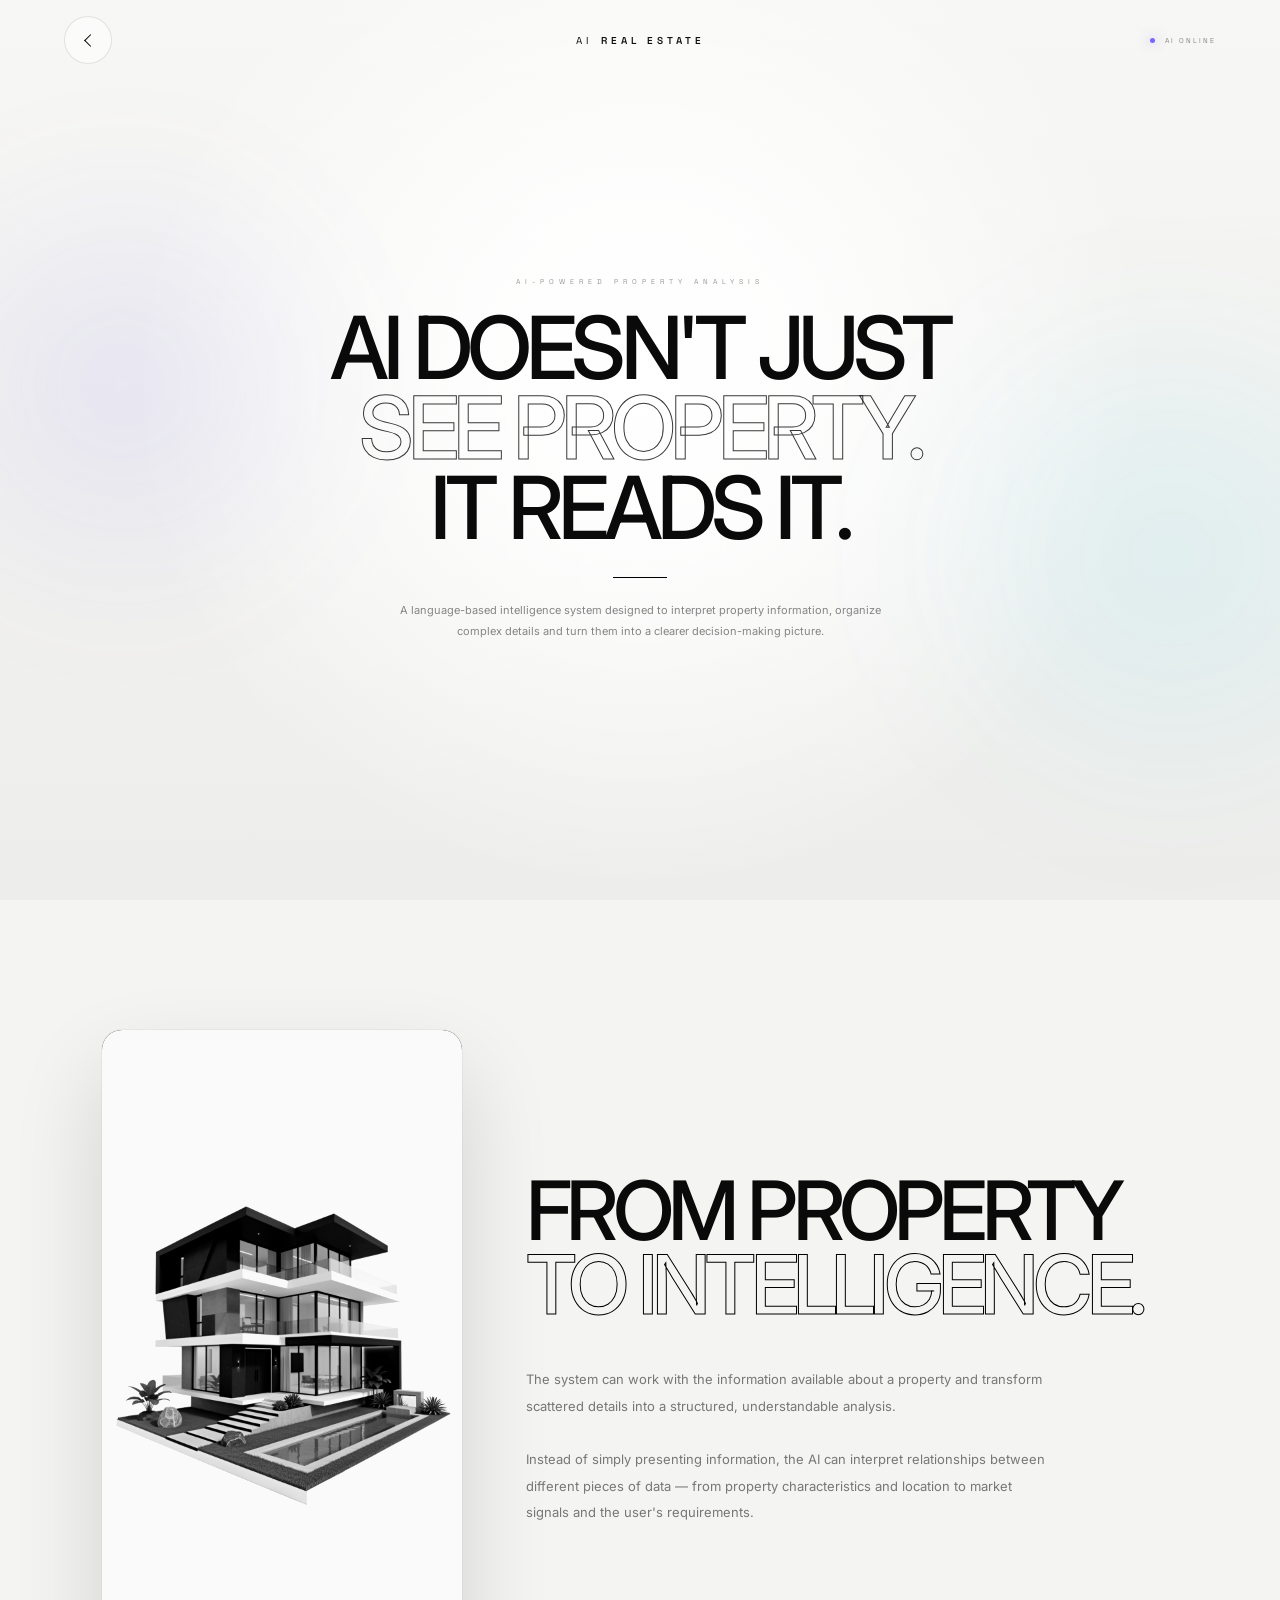
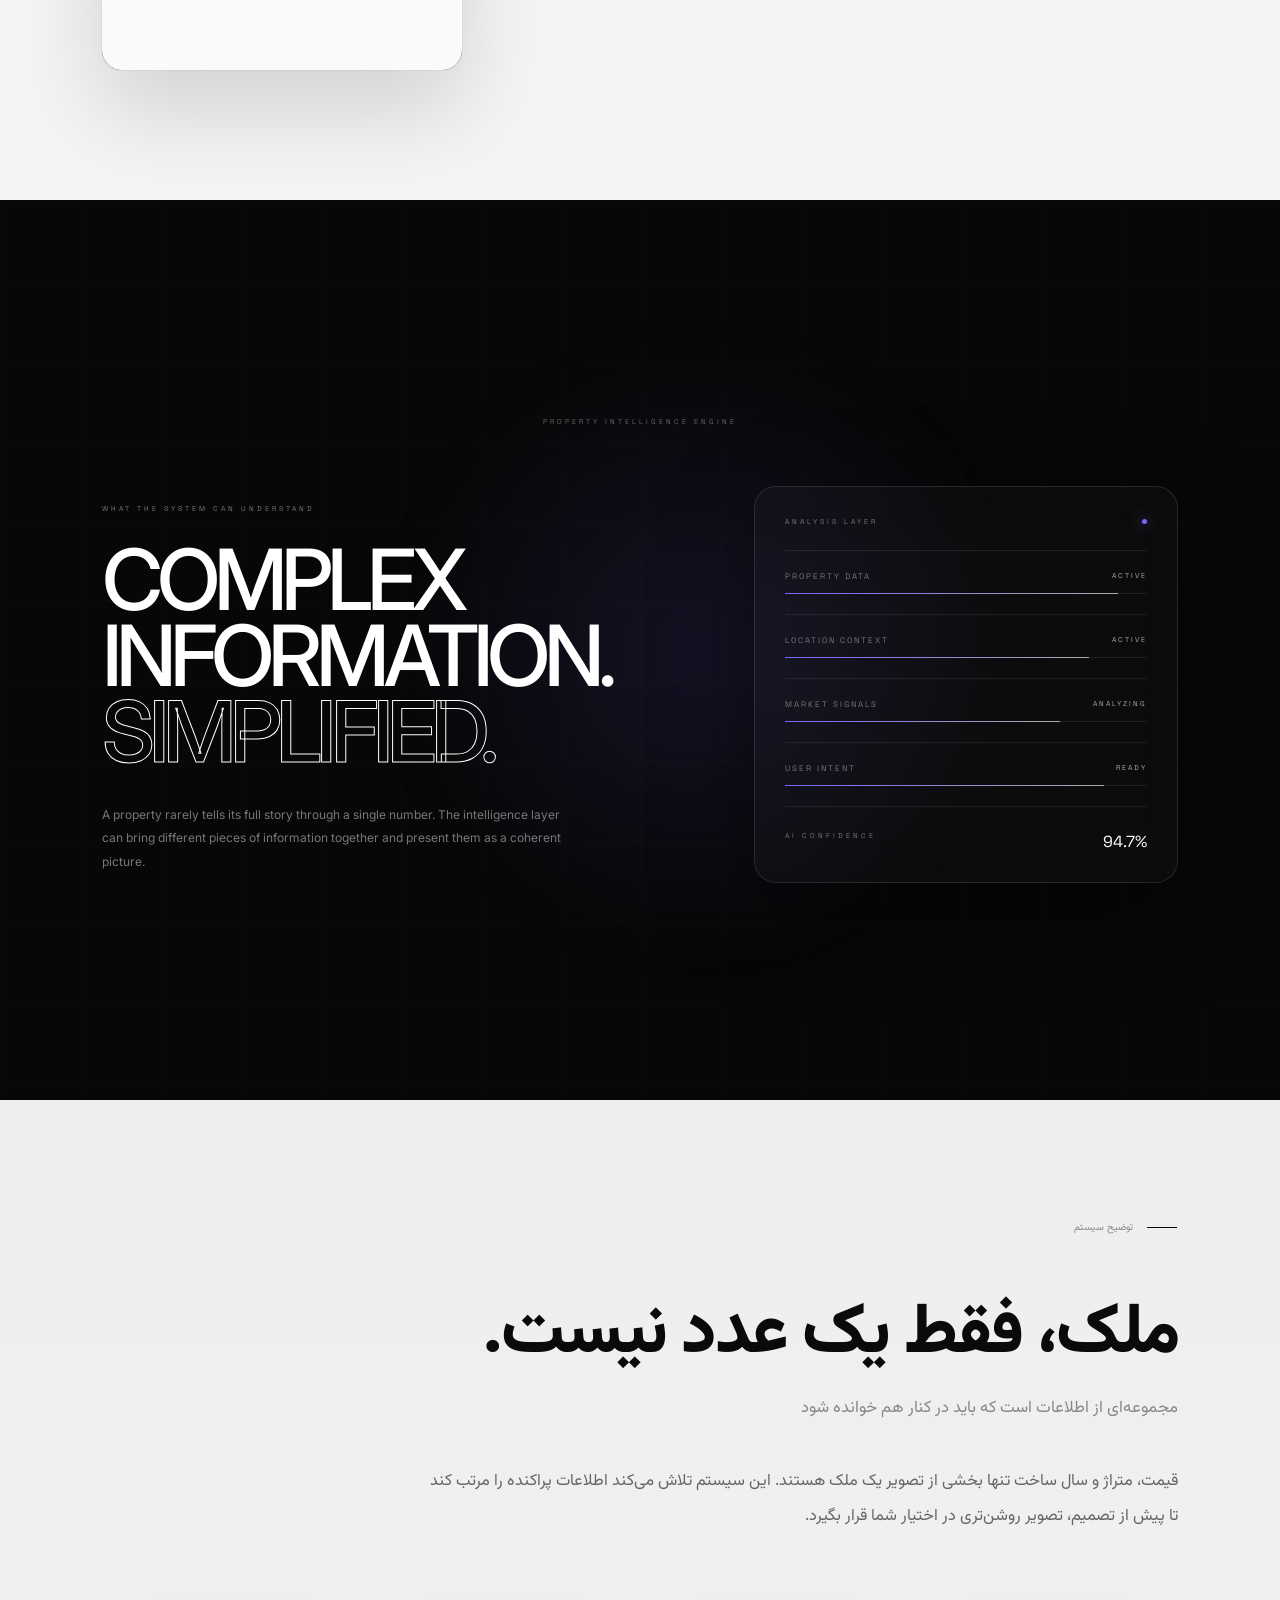
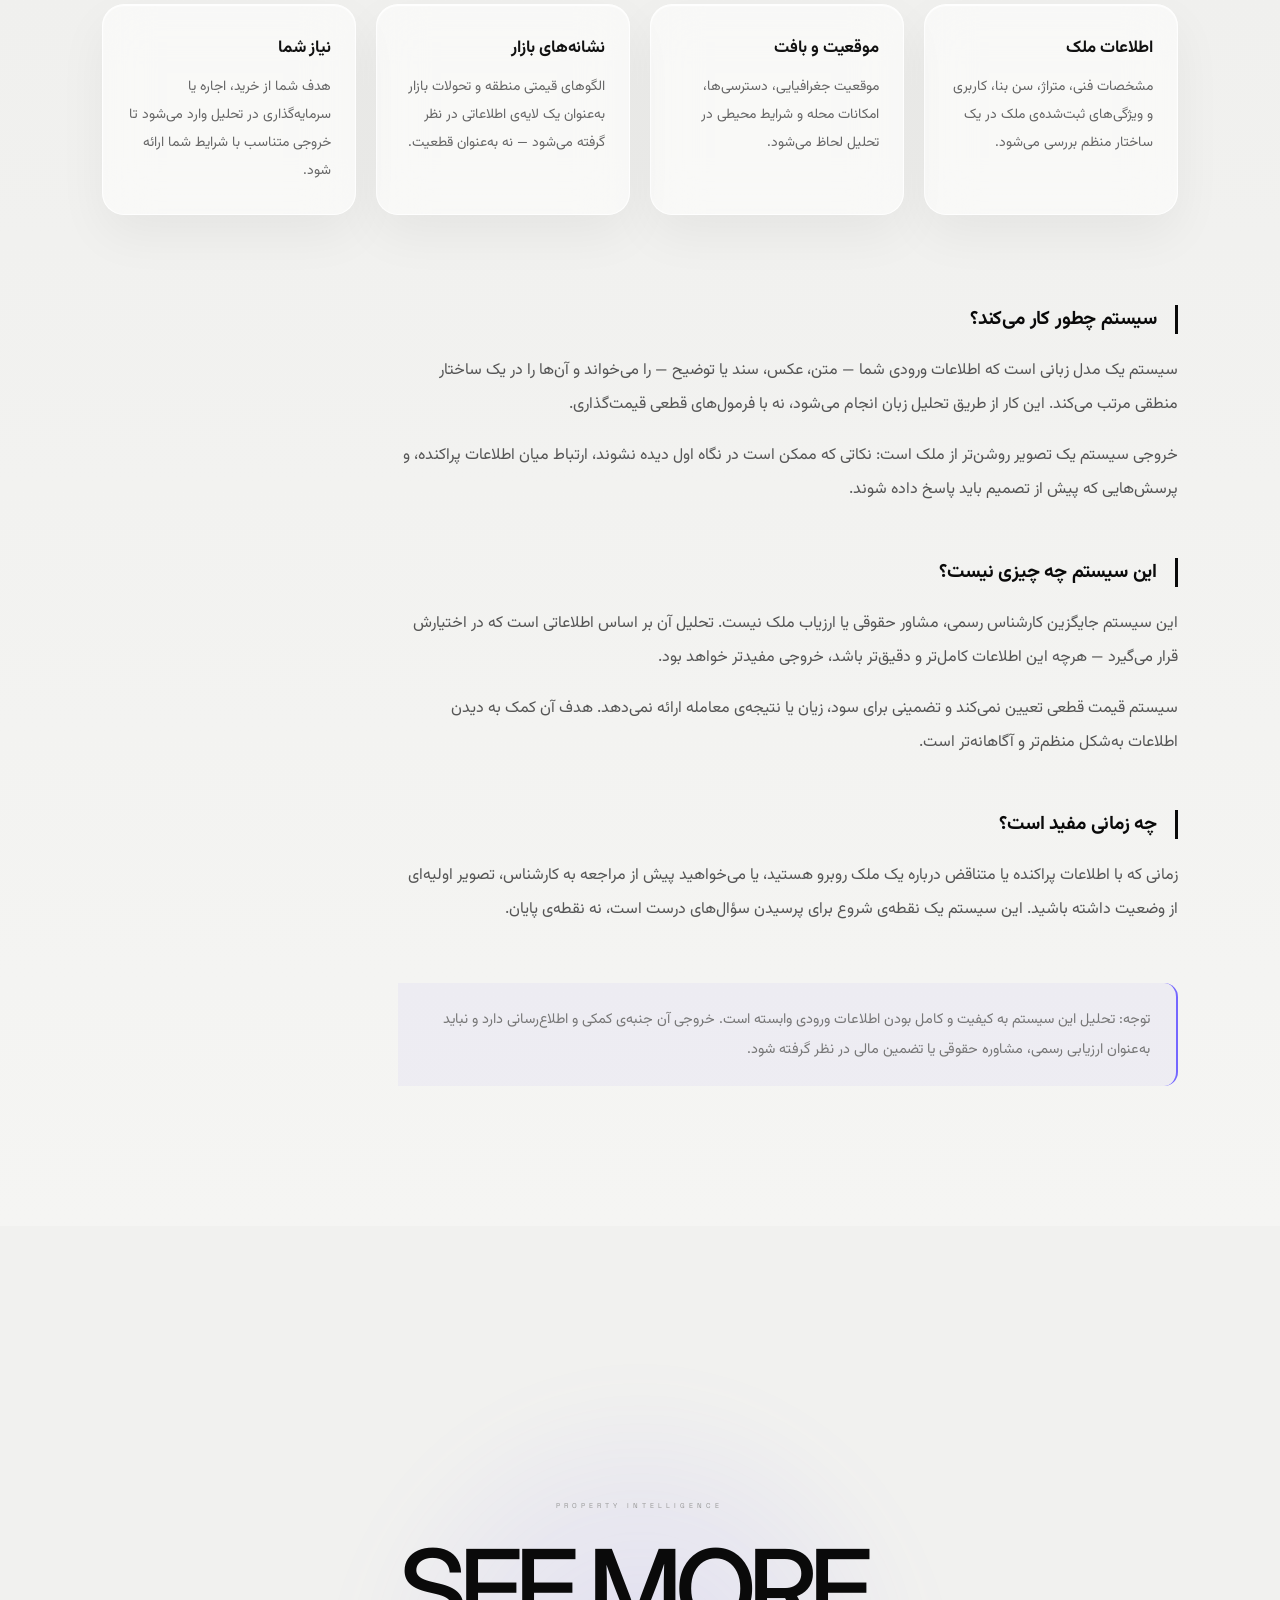
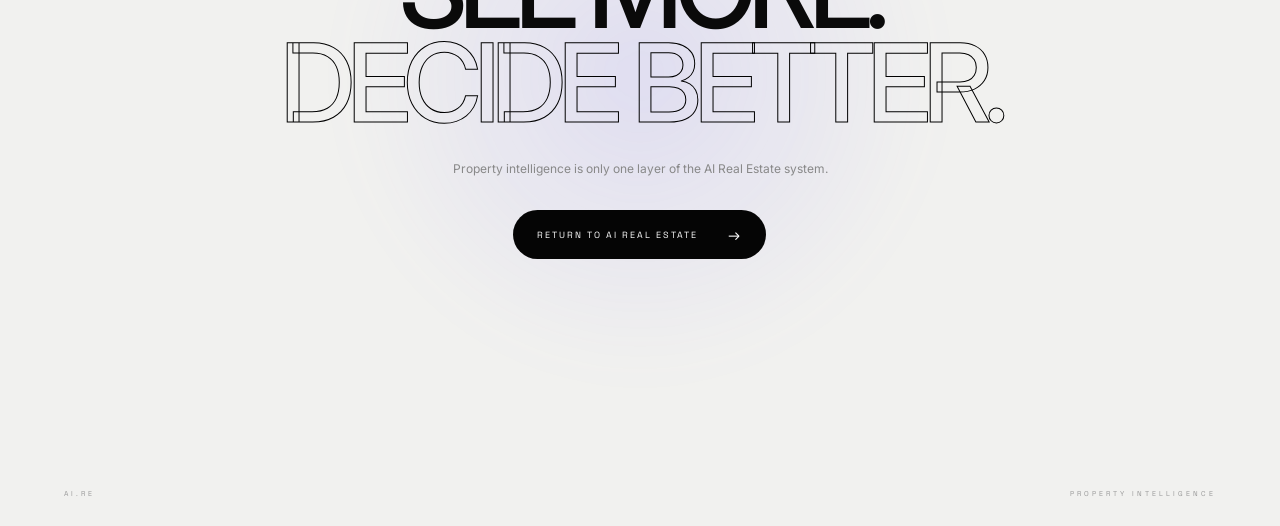
<file: property/index.html>
<!DOCTYPE html>
<html lang="en" dir="ltr">
<head>
<meta charset="UTF-8">
<meta name="viewport" content="width=device-width, initial-scale=1.0, maximum-scale=1.0">
<meta name="description" content="AI Real Estate Property Intelligence">
<meta name="theme-color" content="#f4f4f2">
<title>Property Intelligence — AI Real Estate</title>

<link rel="preconnect" href="https://fonts.googleapis.com">
<link rel="preconnect" href="https://fonts.gstatic.com" crossorigin>
<link href="https://fonts.googleapis.com/css2?family=Inter:wght@400;500;600&family=Space+Grotesk:wght@300;400;500;600;700&family=Vazirmatn:wght@300;400;500;600;700;800;900&display=swap" rel="stylesheet">

<link rel="stylesheet" href="style.css">
</head>
<body>

<!-- LOADER -->
<div class="loader" id="loader">
  <div class="loader-inner">
    <div class="loader-brand">AI.RE</div>
    <div class="loader-line"><span></span></div>
    <div class="loader-status">PROPERTY INTELLIGENCE / INITIALIZING</div>
  </div>
</div>

<!-- NAV (hide on scroll) -->
<header class="navbar" id="navbar">
  <a href="../index.html" class="back" aria-label="Back">
    <span></span>
  </a>
  <div class="brand">
    <span>AI</span>
    <strong>REAL ESTATE</strong>
  </div>
  <div class="nav-right">
    <span class="online"><i></i> AI ONLINE</span>
  </div>
</header>

<main>

  <!-- =====================================================
       HERO
       ===================================================== -->
  <section class="hero">
    <div class="ambient ambient-one"></div>
    <div class="ambient ambient-two"></div>

    <div class="hero-center">
      <div class="eyebrow" data-reveal="fade-up">AI-POWERED PROPERTY ANALYSIS</div>

      <h1 data-reveal="fade-up" data-delay="1">
        AI DOESN'T JUST<br>
        <span>SEE PROPERTY.</span><br>
        IT READS IT.
      </h1>

      <div class="title-line" data-reveal="line" data-delay="2"></div>

      <p class="hero-intro" data-reveal="fade-up" data-delay="3">
        A language-based intelligence system designed
        to interpret property information, organize
        complex details and turn them into a clearer
        decision-making picture.
      </p>
    </div>

    <div class="hero-bottom" data-reveal="fade-up" data-delay="4">
      <span>AI REAL ESTATE</span>
    </div>
  </section>

  <!-- =====================================================
       HOW IT WORKS — با ستون عکس
       ===================================================== -->
  <section class="content-section">
    <div class="content-grid">

      <div class="content-label" data-reveal="fade-right">
        <span class="line"></span>
        <span>HOW IT WORKS</span>
      </div>

      <div class="content-visual" data-reveal="fade-up" data-delay="1">
        <div class="visual-frame">
          <img src="../assets/Penthouse1.jpg" alt="Penthouse Visual">
          <div class="visual-shine"></div>
        </div>
      </div>

      <div class="content-main">
        <h2 data-reveal="fade-up" data-delay="1">
          FROM PROPERTY<br>
          <span>TO INTELLIGENCE.</span>
        </h2>
        <p class="english-text" data-reveal="fade-up" data-delay="2">
          The system can work with the information
          available about a property and transform
          scattered details into a structured,
          understandable analysis.
          <br><br>
          Instead of simply presenting information,
          the AI can interpret relationships between
          different pieces of data — from property
          characteristics and location to market
          signals and the user's requirements.
        </p>
      </div>

    </div>
  </section>

  <!-- =====================================================
       ANALYSIS — BLACK
       ===================================================== -->
  <section class="analysis-section">
    <div class="analysis-orb"></div>

    <div class="analysis-header" data-reveal="fade-up">
      <span>PROPERTY INTELLIGENCE ENGINE</span>
      <span>LIVE ANALYSIS MODEL</span>
    </div>

    <div class="analysis-content">
      <div class="analysis-copy">
        <span class="mini-label" data-reveal="fade-up">WHAT THE SYSTEM CAN UNDERSTAND</span>
        <h2 data-reveal="fade-up" data-delay="1">
          COMPLEX<br>
          INFORMATION.<br>
          <span>SIMPLIFIED.</span>
        </h2>
        <p data-reveal="fade-up" data-delay="2">
          A property rarely tells its full story
          through a single number. The intelligence
          layer can bring different pieces of
          information together and present them as
          a coherent picture.
        </p>
      </div>

      <div class="intelligence-panel" data-reveal="fade-left" data-delay="2">
        <div class="panel-top">
          <span>ANALYSIS LAYER</span>
          <i></i>
        </div>

        <div class="signal">
          <div class="signal-name">
            <span>PROPERTY DATA</span>
            <strong>ACTIVE</strong>
          </div>
          <div class="signal-bar"><i style="width:92%"></i></div>
        </div>

        <div class="signal">
          <div class="signal-name">
            <span>LOCATION CONTEXT</span>
            <strong>ACTIVE</strong>
          </div>
          <div class="signal-bar"><i style="width:84%"></i></div>
        </div>

        <div class="signal">
          <div class="signal-name">
            <span>MARKET SIGNALS</span>
            <strong>ANALYZING</strong>
          </div>
          <div class="signal-bar"><i style="width:76%"></i></div>
        </div>

        <div class="signal">
          <div class="signal-name">
            <span>USER INTENT</span>
            <strong>READY</strong>
          </div>
          <div class="signal-bar"><i style="width:88%"></i></div>
        </div>

        <div class="panel-footer">
          <span>AI CONFIDENCE</span>
          <strong>94.7%</strong>
        </div>
      </div>
    </div>
  </section>

  <!-- =====================================================
       PERSIAN
       ===================================================== -->
  <section class="persian-section" dir="rtl">
    <div class="persian-label" data-reveal="fade-right">
      <span></span>
      توضیح سیستم
    </div>

    <div class="persian-content">

      <h2 class="persian-title" data-reveal="fade-up">
        ملک، فقط یک عدد نیست.
      </h2>

      <p class="persian-subtitle" data-reveal="fade-up" data-delay="1">
        مجموعه‌ای از اطلاعات است که باید در کنار هم خوانده شود
      </p>

      <p class="persian-lead" data-reveal="fade-up" data-delay="2">
        قیمت، متراژ و سال ساخت تنها بخشی از تصویر یک ملک
        هستند. این سیستم تلاش می‌کند اطلاعات پراکنده را
        مرتب کند تا پیش از تصمیم، تصویر روشن‌تری در اختیار
        شما قرار بگیرد.
      </p>

      <div class="glass-cards">

        <div class="glass-card" data-reveal="fade-up" data-delay="0">
          <div class="card-shine"></div>
          <h3>اطلاعات ملک</h3>
          <p>
            مشخصات فنی، متراژ، سن بنا، کاربری و
            ویژگی‌های ثبت‌شده‌ی ملک در یک ساختار
            منظم بررسی می‌شود.
          </p>
        </div>

        <div class="glass-card" data-reveal="fade-up" data-delay="1">
          <div class="card-shine"></div>
          <h3>موقعیت و بافت</h3>
          <p>
            موقعیت جغرافیایی، دسترسی‌ها، امکانات
            محله و شرایط محیطی در تحلیل لحاظ می‌شود.
          </p>
        </div>

        <div class="glass-card" data-reveal="fade-up" data-delay="2">
          <div class="card-shine"></div>
          <h3>نشانه‌های بازار</h3>
          <p>
            الگوهای قیمتی منطقه و تحولات بازار
            به‌عنوان یک لایه‌ی اطلاعاتی در نظر گرفته
            می‌شود — نه به‌عنوان قطعیت.
          </p>
        </div>

        <div class="glass-card" data-reveal="fade-up" data-delay="3">
          <div class="card-shine"></div>
          <h3>نیاز شما</h3>
          <p>
            هدف شما از خرید، اجاره یا سرمایه‌گذاری
            در تحلیل وارد می‌شود تا خروجی متناسب با
            شرایط شما ارائه شود.
          </p>
        </div>

      </div>

      <div class="persian-text">

        <div class="text-block" data-reveal="fade-up">
          <h4>سیستم چطور کار می‌کند؟</h4>
          <p>
            سیستم یک مدل زبانی است که اطلاعات ورودی شما
            — متن، عکس، سند یا توضیح — را می‌خواند و
            آن‌ها را در یک ساختار منطقی مرتب می‌کند.
            این کار از طریق تحلیل زبان انجام می‌شود،
            نه با فرمول‌های قطعی قیمت‌گذاری.
          </p>
          <p>
            خروجی سیستم یک تصویر روشن‌تر از ملک است:
            نکاتی که ممکن است در نگاه اول دیده نشوند،
            ارتباط میان اطلاعات پراکنده، و پرسش‌هایی
            که پیش از تصمیم باید پاسخ داده شوند.
          </p>
        </div>

        <div class="text-block" data-reveal="fade-up">
          <h4>این سیستم چه چیزی نیست؟</h4>
          <p>
            این سیستم جایگزین کارشناس رسمی، مشاور
            حقوقی یا ارزیاب ملک نیست. تحلیل آن بر
            اساس اطلاعاتی است که در اختیارش قرار
            می‌گیرد — هرچه این اطلاعات کامل‌تر و
            دقیق‌تر باشد، خروجی مفیدتر خواهد بود.
          </p>
          <p>
            سیستم قیمت قطعی تعیین نمی‌کند و تضمینی
            برای سود، زیان یا نتیجه‌ی معامله ارائه
            نمی‌دهد. هدف آن کمک به دیدن اطلاعات
            به‌شکل منظم‌تر و آگاهانه‌تر است.
          </p>
        </div>

        <div class="text-block" data-reveal="fade-up">
          <h4>چه زمانی مفید است؟</h4>
          <p>
            زمانی که با اطلاعات پراکنده یا متناقض
            درباره یک ملک روبرو هستید، یا می‌خواهید
            پیش از مراجعه به کارشناس، تصویر اولیه‌ای
            از وضعیت داشته باشید. این سیستم یک
            نقطه‌ی شروع برای پرسیدن سؤال‌های درست
            است، نه نقطه‌ی پایان.
          </p>
        </div>

      </div>

      <div class="persian-note" data-reveal="fade-up">
        توجه: تحلیل این سیستم به کیفیت و کامل بودن
        اطلاعات ورودی وابسته است. خروجی آن جنبه‌ی
        کمکی و اطلاع‌رسانی دارد و نباید به‌عنوان
        ارزیابی رسمی، مشاوره حقوقی یا تضمین مالی
        در نظر گرفته شود.
      </div>

    </div>
  </section>

  <!-- =====================================================
       FINAL
       ===================================================== -->
  <section class="final-section">
    <div class="final-glow"></div>

    <div class="final-content">
      <span class="final-label" data-reveal="fade-up">PROPERTY INTELLIGENCE</span>
      <h2 data-reveal="fade-up" data-delay="1">
        SEE MORE.<br>
        <span>DECIDE BETTER.</span>
      </h2>
      <p data-reveal="fade-up" data-delay="2">
        Property intelligence is only one layer
        of the AI Real Estate system.
      </p>
      <a href="../index.html" class="return-button" data-reveal="fade-up" data-delay="3">
        <span>RETURN TO AI REAL ESTATE</span>
        <b>→</b>
      </a>
    </div>

    <div class="final-footer">
      <span>AI.RE</span>
      <span>PROPERTY INTELLIGENCE</span>
    </div>
  </section>

</main>

<script src="property.js"></script>
</body>
  </html>
</file>
<file: property/style.css>
/* =========================================================
   AI REAL ESTATE — PROPERTY INTELLIGENCE
   Editorial / AI Interface + Glass Cards + Visual
   ========================================================= */

* {
  margin: 0;
  padding: 0;
  box-sizing: border-box;
}

:root {
  --bg: #f4f4f2;
  --bg-soft: #ededeb;
  --black: #070707;
  --text: #111;
  --muted: #858585;
  --line: rgba(0,0,0,.11);
  --purple: #7567ff;
  --cyan: #00d4ff;
  --white: #f7f7f5;

  --pad-x: 8vw;
  --section-y: 120px;

  --ease-out: cubic-bezier(.22, .61, .36, 1);
  --ease-soft: cubic-bezier(.25, .46, .45, .94);
}

html { scroll-behavior: smooth; }

body {
  font-family: "Inter", "Vazirmatn", Arial, sans-serif;
  background: var(--bg);
  color: var(--text);
  overflow-x: hidden;
  -webkit-font-smoothing: antialiased;
}

a { color: inherit; text-decoration: none; }
button { font: inherit; }
::selection { background: #111; color: #fff; }

/* =========================================================
   LOADER
   ========================================================= */
.loader {
  position: fixed;
  inset: 0;
  z-index: 9999;
  background: var(--bg);
  display: grid;
  place-items: center;
  transition: opacity .8s ease, visibility .8s ease;
}
.loader.hide { opacity: 0; visibility: hidden; }
.loader-inner { width: min(260px, 70vw); text-align: center; }
.loader-brand {
  font-family: 'Space Grotesk', sans-serif;
  font-size: 12px;
  letter-spacing: 7px;
  font-weight: 600;
  margin-bottom: 25px;
}
.loader-line { height: 1px; width: 100%; background: rgba(0,0,0,.1); overflow: hidden; }
.loader-line span {
  display: block;
  width: 0;
  height: 100%;
  background: #000;
  animation: loaderProgress 1.3s cubic-bezier(.7,0,.2,1) forwards;
}
.loader-status {
  margin-top: 12px;
  font-size: 7px;
  letter-spacing: 3px;
  color: #999;
}
@keyframes loaderProgress { from { width: 0; } to { width: 100%; } }

/* =========================================================
   NAV
   ========================================================= */
.navbar {
  position: fixed;
  top: 0; left: 0;
  width: 100%;
  height: 80px;
  z-index: 100;
  padding: 0 5vw;
  display: grid;
  grid-template-columns: 1fr auto 1fr;
  align-items: center;
  pointer-events: none;
  transition: transform .55s var(--ease-out),
              opacity .4s var(--ease-out);
  will-change: transform, opacity;
}
.navbar.nav-hidden {
  transform: translateY(-110%);
  opacity: 0;
  pointer-events: none;
}
.back {
  width: 48px;
  height: 48px;
  border: 1px solid rgba(0,0,0,.1);
  border-radius: 50%;
  display: grid;
  place-items: center;
  background: rgba(255,255,255,.55);
  backdrop-filter: blur(20px);
  -webkit-backdrop-filter: blur(20px);
  transition: transform .3s ease, background .3s ease;
  pointer-events: auto;
}
.back:hover { transform: translateX(-4px); background: #fff; }
.back span {
  width: 9px;
  height: 9px;
  border-left: 1.5px solid #000;
  border-bottom: 1.5px solid #000;
  transform: rotate(45deg);
  margin-left: 4px;
}
.brand {
  display: flex;
  gap: 9px;
  font-size: 10px;
  letter-spacing: 4px;
  font-family: 'Space Grotesk', sans-serif;
}
.brand strong { font-weight: 600; }
.nav-right {
  justify-self: end;
  display: flex;
  align-items: center;
  gap: 25px;
  font-size: 7px;
  letter-spacing: 2px;
  color: #888;
  font-family: 'Space Grotesk', sans-serif;
}
.online i {
  display: inline-block;
  width: 5px;
  height: 5px;
  border-radius: 50%;
  background: var(--purple);
  box-shadow: 0 0 12px rgba(117,103,255,.7);
  margin-right: 6px;
  animation: onlinePulse 2s ease-in-out infinite;
}
@keyframes onlinePulse {
  0%, 100% { opacity: 1; transform: scale(1); }
  50% { opacity: .55; transform: scale(.85); }
}

/* =========================================================
   HERO
   ========================================================= */
.hero {
  position: relative;
  min-height: 100vh;
  height: 100svh;
  overflow: hidden;
  display: flex;
  align-items: center;
  justify-content: center;
  isolation: isolate;
  padding: 80px 5vw 60px;
}
.hero::before {
  content: "";
  position: absolute;
  inset: 0;
  z-index: -3;
  background:
    radial-gradient(circle at 50% 42%, #fff 0%, rgba(255,255,255,.85) 22%, transparent 62%),
    linear-gradient(180deg, #f7f7f5, #ededeb);
}
.hero::after {
  content: "";
  position: absolute;
  inset: 0;
  z-index: -2;
  opacity: .18;
  background-image:
    linear-gradient(rgba(0,0,0,.03) 1px, transparent 1px),
    linear-gradient(90deg, rgba(0,0,0,.03) 1px, transparent 1px);
  background-size: 72px 72px;
  mask-image: radial-gradient(circle at center, black, transparent 72%);
  -webkit-mask-image: radial-gradient(circle at center, black, transparent 72%);
}
.ambient {
  position: absolute;
  border-radius: 50%;
  filter: blur(60px);
  pointer-events: none;
  z-index: -1;
}
.ambient-one {
  width: 500px; height: 500px;
  top: 15%; left: -10%;
  background: radial-gradient(circle, rgba(117,103,255,.10), transparent 70%);
}
.ambient-two {
  width: 600px; height: 600px;
  bottom: 5%; right: -15%;
  background: radial-gradient(circle, rgba(0,212,255,.08), transparent 70%);
}
.hero-center {
  width: min(920px, 92vw);
  text-align: center;
  position: relative;
  z-index: 1;
  display: flex;
  flex-direction: column;
  align-items: center;
  justify-content: center;
  gap: 0;
}
.eyebrow {
  font-size: 7px;
  letter-spacing: 5px;
  color: #999;
  margin-bottom: 22px;
  font-family: 'Space Grotesk', sans-serif;
  text-transform: uppercase;
}
.hero h1 {
  font-size: clamp(50px, 6.8vw, 100px);
  line-height: .92;
  letter-spacing: -.068em;
  font-weight: 500;
  color: #0a0a0a;
}
.hero h1 span {
  color: transparent;
  -webkit-text-stroke: 1px rgba(0,0,0,.78);
}
.title-line {
  width: 54px;
  height: 1px;
  background: #000;
  margin: 28px auto 22px;
  transform-origin: center;
}
.hero-intro {
  max-width: 500px;
  margin: 0 auto;
  color: #858585;
  font-size: 11px;
  line-height: 1.95;
}
.hero-bottom {
  position: absolute;
  bottom: 28px;
  left: 5vw;
  color: #999;
  font-size: 7px;
  letter-spacing: 3px;
  font-family: 'Space Grotesk', sans-serif;
}

/* =========================================================
   CONTENT — HOW IT WORKS
   ========================================================= */
.content-section {
  position: relative;
  min-height: 100vh;
  padding: var(--section-y) var(--pad-x);
  background: var(--bg);
  display: flex;
  align-items: center;
  justify-content: center;
}

.content-grid {
  width: 100%;
  display: grid;
  grid-template-columns: minmax(280px, 360px) 1fr;
  grid-template-areas: "visual main";
  gap: 6vw;
  align-items: stretch;
  position: relative;
}

/* برچسب HOW IT WORKS — مخفی در دسکتاپ */
.content-label {
  position: absolute;
  top: 0;
  left: 0;
  z-index: 0;
  pointer-events: none;
  display: flex;
  align-items: flex-start;
  gap: 12px;
  color: #999;
  font-size: 7px;
  letter-spacing: 3px;
  font-family: 'Space Grotesk', sans-serif;
  transform: translateY(-42px);
  opacity: 0;
  visibility: hidden;
}
.content-label .line {
  width: 26px;
  height: 1px;
  margin-top: 4px;
  background: #000;
}

/* ستون عکس */
.content-visual {
  grid-area: visual;
  position: relative;
  z-index: 2;
  display: flex;
  align-items: stretch;
  justify-content: stretch;
  width: 100%;
  height: 100%;
}

.visual-frame {
  position: relative;
  width: 100%;
  height: 100%;
  min-height: 420px;
  border-radius: 20px;
  overflow: hidden;
  background: #111;
  box-shadow:
    0 40px 90px rgba(0, 0, 0, 0.14),
    0 0 0 1px rgba(0, 0, 0, 0.04);
  transition: transform 0.8s var(--ease-out),
              box-shadow 0.8s ease;
  display: flex;
}
.visual-frame img {
  display: block;
  width: 100%;
  height: 100%;
  object-fit: cover;
  object-position: center;
  filter: grayscale(100%) contrast(1.08) brightness(0.98);
  transition: filter 0.9s ease, transform 1.2s var(--ease-out);
  will-change: filter, transform;
}
.visual-shine {
  position: absolute;
  inset: 0;
  pointer-events: none;
  background: linear-gradient(
    120deg,
    transparent 30%,
    rgba(0, 212, 255, 0.10) 45%,
    rgba(117, 103, 255, 0.10) 55%,
    transparent 70%
  );
  opacity: 0;
  transition: opacity 0.8s ease;
}
.visual-frame:hover {
  transform: translateY(-6px);
  box-shadow:
    0 50px 110px rgba(0, 0, 0, 0.18),
    0 0 0 1px rgba(0, 0, 0, 0.05),
    0 0 60px rgba(117, 103, 255, 0.10);
}
.visual-frame:hover img {
  filter: grayscale(0%) contrast(1) brightness(1);
  transform: scale(1.04);
}
.visual-frame:hover .visual-shine {
  opacity: 1;
}

/* ستون متن */
.content-main {
  grid-area: main;
  display: flex;
  flex-direction: column;
  justify-content: center;
}
.content-main h2 {
  font-size: clamp(46px, 6.4vw, 96px);
  line-height: .9;
  letter-spacing: -.07em;
  font-weight: 500;
  color: #0a0a0a;
}
.content-main h2 span {
  color: transparent;
  -webkit-text-stroke: 1px #000;
}
.english-text {
  max-width: 520px;
  margin-top: 44px;
  color: #777;
  font-size: 13px;
  line-height: 2.05;
}

/* =========================================================
   ANALYSIS — BLACK
   هدر: فقط عنوان وسط
   ========================================================= */
.analysis-section {
  min-height: 100vh;
  position: relative;
  overflow: hidden;
  padding: var(--section-y) var(--pad-x);
  background: #070707;
  color: #fff;
  display: flex;
  flex-direction: column;
  justify-content: center;
}
.analysis-section::before {
  content: "";
  position: absolute;
  inset: 0;
  background-image:
    linear-gradient(rgba(255,255,255,.025) 1px, transparent 1px),
    linear-gradient(90deg, rgba(255,255,255,.025) 1px, transparent 1px);
  background-size: 80px 80px;
  opacity: .4;
  pointer-events: none;
}
.analysis-orb {
  position: absolute;
  width: 700px; height: 700px;
  top: 50%; left: 55%;
  transform: translate(-50%,-50%);
  border-radius: 50%;
  background: radial-gradient(circle, rgba(117,103,255,.12), transparent 65%);
  filter: blur(25px);
  pointer-events: none;
}

/* هدر — فقط عنوان، وسط‌چین */
.analysis-header {
  position: relative;
  display: flex;
  justify-content: center;
  align-items: center;
  color: #666;
  font-size: 7px;
  letter-spacing: 3px;
  font-family: 'Space Grotesk', sans-serif;
  padding-bottom: 60px;
  text-align: center;
}
.analysis-header span:only-child,
.analysis-header span:first-child {
  text-align: center;
}
/* مخفی کردن هر عنصر دوم که مستقیم فرزند analysis-header است */
.analysis-header > *:nth-child(2) {
  display: none;
}

.analysis-content {
  position: relative;
  display: grid;
  grid-template-columns: 1.1fr .85fr;
  align-items: center;
  gap: 8vw;
}
.mini-label {
  color: #777;
  font-size: 7px;
  letter-spacing: 3px;
  font-family: 'Space Grotesk', sans-serif;
}
.analysis-copy h2 {
  margin-top: 26px;
  font-size: clamp(50px, 6.6vw, 96px);
  line-height: .9;
  letter-spacing: -.07em;
  font-weight: 500;
}
.analysis-copy h2 span {
  color: transparent;
  -webkit-text-stroke: 1px #fff;
}
.analysis-copy p {
  max-width: 460px;
  margin-top: 34px;
  color: #777;
  font-size: 12px;
  line-height: 1.95;
}

/* =========================================================
   INTELLIGENCE PANEL
   ========================================================= */
.intelligence-panel {
  position: relative;
  padding: 30px;
  border: 1px solid rgba(255,255,255,.11);
  border-radius: 22px;
  background: rgba(255,255,255,.025);
  backdrop-filter: blur(25px);
  -webkit-backdrop-filter: blur(25px);
  box-shadow: 0 30px 100px rgba(0,0,0,.35);
}
.panel-top {
  display: flex;
  justify-content: space-between;
  align-items: center;
  padding-bottom: 24px;
  border-bottom: 1px solid rgba(255,255,255,.08);
  color: #777;
  font-size: 7px;
  letter-spacing: 3px;
  font-family: 'Space Grotesk', sans-serif;
}
.panel-top i {
  width: 5px; height: 5px;
  border-radius: 50%;
  background: var(--purple);
  box-shadow: 0 0 15px var(--purple);
  animation: onlinePulse 2s ease-in-out infinite;
}
.signal {
  padding: 20px 0;
  border-bottom: 1px solid rgba(255,255,255,.07);
}
.signal-name {
  display: flex;
  justify-content: space-between;
  font-size: 8px;
  letter-spacing: 2px;
  color: #777;
  font-family: 'Space Grotesk', sans-serif;
}
.signal-name strong {
  color: #aaa;
  font-size: 7px;
  font-weight: 400;
}
.signal-bar {
  height: 1px;
  margin-top: 12px;
  background: rgba(255,255,255,.08);
  overflow: hidden;
}
.signal-bar i {
  display: block;
  height: 100%;
  background: linear-gradient(90deg, #7567ff, #aaa);
  transform-origin: left center;
  transform: scaleX(0);
  transition: transform 1.1s var(--ease-out);
}
.signal.reveal .signal-bar i {
  transform: scaleX(1);
}
.panel-footer {
  display: flex;
  justify-content: space-between;
  margin-top: 24px;
  color: #777;
  font-size: 7px;
  letter-spacing: 3px;
  font-family: 'Space Grotesk', sans-serif;
}
.panel-footer strong {
  color: #fff;
  font-size: 16px;
  letter-spacing: 0;
  font-weight: 400;
  font-family: 'Space Grotesk', sans-serif;
}

/* =========================================================
   PERSIAN SECTION
   ========================================================= */
.persian-section {
  min-height: 100vh;
  padding: var(--section-y) var(--pad-x) 140px;
  background: linear-gradient(180deg, #eeeeec, #f5f5f3);
  position: relative;
  display: flex;
  flex-direction: column;
  justify-content: center;
}
.persian-label {
  display: flex;
  align-items: center;
  gap: 14px;
  color: #888;
  font-size: 10px;
  font-family: 'Vazirmatn', sans-serif;
  margin-bottom: 60px;
}
.persian-label span {
  width: 30px;
  height: 1px;
  background: #000;
}
.persian-content {
  max-width: 1120px;
  margin: 0 auto;
  width: 100%;
}
.persian-title {
  font-family: 'Vazirmatn', sans-serif;
  font-size: clamp(38px, 5.5vw, 72px);
  line-height: 1.15;
  letter-spacing: -.025em;
  font-weight: 800;
  color: #0a0a0a;
  max-width: 800px;
  text-align: right;
}
.persian-subtitle {
  margin-top: 18px;
  font-family: 'Vazirmatn', sans-serif;
  font-size: clamp(15px, 1.3vw, 18px);
  line-height: 1.8;
  font-weight: 400;
  color: #888;
  max-width: 720px;
  text-align: right;
}
.persian-lead {
  max-width: 760px;
  margin-top: 40px;
  font-family: 'Vazirmatn', sans-serif;
  font-size: 1.02rem;
  line-height: 2.15;
  color: #666;
  font-weight: 400;
  text-align: right;
}

/* =========================================================
   GLASS CARDS
   ========================================================= */
.glass-cards {
  display: grid;
  grid-template-columns: repeat(4, 1fr);
  gap: 20px;
  margin-top: 70px;
}
.glass-card {
  position: relative;
  padding: 30px 24px;
  border-radius: 22px;
  background: rgba(255, 255, 255, 0.55);
  backdrop-filter: blur(24px) saturate(180%);
  -webkit-backdrop-filter: blur(24px) saturate(180%);
  border: 1px solid rgba(255, 255, 255, 0.85);
  box-shadow:
    0 20px 50px rgba(0, 0, 0, 0.05),
    inset 0 1px 1px rgba(255, 255, 255, 0.9);
  overflow: hidden;
  transition: transform 0.6s var(--ease-out),
              box-shadow 0.6s ease;
  isolation: isolate;
  text-align: right;
}
.glass-card::before {
  content: '';
  position: absolute;
  inset: -1px;
  border-radius: inherit;
  padding: 1.5px;
  background: conic-gradient(
    from var(--shine-angle, 0deg),
    transparent 0deg,
    transparent 200deg,
    rgba(0, 212, 255, 0.75) 260deg,
    rgba(117, 103, 255, 0.75) 310deg,
    rgba(0, 212, 255, 0.5) 340deg,
    transparent 360deg
  );
  -webkit-mask: linear-gradient(#fff 0 0) content-box, linear-gradient(#fff 0 0);
  -webkit-mask-composite: xor;
  mask-composite: exclude;
  pointer-events: none;
  z-index: 2;
  opacity: 0;
  transition: opacity 0.5s ease;
  animation: shineRotate 6s linear infinite;
}
.glass-card:hover::before { opacity: 1; }
.card-shine {
  position: absolute;
  inset: 0;
  border-radius: inherit;
  background: radial-gradient(
    340px circle at var(--mx, 50%) var(--my, 50%),
    rgba(0, 212, 255, 0.13),
    rgba(117, 103, 255, 0.06) 42%,
    transparent 72%
  );
  opacity: 0;
  transition: opacity 0.5s ease;
  pointer-events: none;
  z-index: 0;
}
.glass-card:hover .card-shine { opacity: 1; }
.glass-card:hover {
  transform: translateY(-6px);
  box-shadow:
    0 30px 70px rgba(0, 0, 0, 0.09),
    0 0 40px rgba(0, 212, 255, 0.08),
    inset 0 1px 1px rgba(255, 255, 255, 0.95);
}
.glass-card h3 {
  position: relative;
  font-family: 'Vazirmatn', sans-serif;
  font-size: 1.05rem;
  font-weight: 700;
  color: #111;
  margin-bottom: 12px;
  z-index: 1;
  letter-spacing: -.01em;
}
.glass-card p {
  position: relative;
  font-family: 'Vazirmatn', sans-serif;
  font-size: 0.87rem;
  line-height: 2;
  color: #666;
  z-index: 1;
  font-weight: 400;
}
@property --shine-angle {
  syntax: '<angle>';
  initial-value: 0deg;
  inherits: false;
}
@keyframes shineRotate {
  to { --shine-angle: 360deg; }
}

/* =========================================================
   PERSIAN TEXT
   ========================================================= */
.persian-text {
  max-width: 780px;
  margin-top: 90px;
  font-family: 'Vazirmatn', Arial, sans-serif;
  font-size: 1rem;
  line-height: 2.15;
  color: #555;
  text-align: right;
}
.text-block { margin-bottom: 50px; }
.text-block:last-child { margin-bottom: 0; }
.persian-text h4 {
  font-family: 'Vazirmatn', sans-serif;
  font-size: 1.2rem;
  font-weight: 700;
  color: #0a0a0a;
  margin-bottom: 20px;
  padding-right: 18px;
  border-right: 3px solid #0a0a0a;
  line-height: 1.5;
  letter-spacing: -.01em;
  text-align: right;
}
.persian-text p { margin-bottom: 16px; }
.persian-text p:last-child { margin-bottom: 0; }
.persian-note {
  max-width: 780px;
  margin-top: 55px;
  padding: 22px 26px;
  border-right: 2px solid var(--purple);
  background: rgba(117, 103, 255, 0.05);
  color: #777;
  font-family: 'Vazirmatn', Arial, sans-serif;
  font-size: 0.9rem;
  line-height: 2.05;
  border-radius: 0 14px 14px 0;
  font-weight: 400;
  text-align: right;
}

/* =========================================================
   FINAL
   ========================================================= */
.final-section {
  min-height: 100vh;
  position: relative;
  overflow: hidden;
  display: grid;
  place-items: center;
  background: #f1f1ef;
  text-align: center;
}
.final-glow {
  position: absolute;
  width: 650px; height: 650px;
  border-radius: 50%;
  background: radial-gradient(circle, rgba(117,103,255,.14), transparent 65%);
  filter: blur(25px);
}
.final-content { position: relative; z-index: 2; }
.final-label {
  color: #999;
  font-size: 7px;
  letter-spacing: 4px;
  font-family: 'Space Grotesk', sans-serif;
}
.final-content h2 {
  margin-top: 30px;
  font-size: clamp(56px, 8.5vw, 128px);
  line-height: .86;
  letter-spacing: -.075em;
  font-weight: 500;
  color: #0a0a0a;
}
.final-content h2 span {
  color: transparent;
  -webkit-text-stroke: 1px #000;
}
.final-content p {
  margin-top: 32px;
  color: #888;
  font-size: 12px;
}
.return-button {
  display: inline-flex;
  align-items: center;
  gap: 30px;
  margin-top: 34px;
  padding: 15px 24px;
  background: #050505;
  color: #fff;
  border-radius: 100px;
  font-size: 9px;
  letter-spacing: 2px;
  font-family: 'Space Grotesk', sans-serif;
  transition: transform .3s ease;
}
.return-button:hover { transform: translateY(-4px); }
.return-button b { font-size: 15px; font-weight: 400; }
.final-footer {
  position: absolute;
  bottom: 28px;
  left: 5vw;
  right: 5vw;
  display: flex;
  justify-content: space-between;
  color: #999;
  font-size: 7px;
  letter-spacing: 3px;
  font-family: 'Space Grotesk', sans-serif;
}

/* =========================================================
   REVEAL
   ========================================================= */
[data-reveal] {
  opacity: 0;
  transition: opacity .9s var(--ease-out),
              transform .9s var(--ease-out);
  will-change: opacity, transform;
}
[data-reveal="fade-up"] { transform: translateY(38px); }
[data-reveal="fade-right"] { transform: translateX(-30px); }
[data-reveal="fade-left"] { transform: translateX(30px); }
[data-reveal="line"] {
  transform: scaleX(0);
  opacity: 0;
}
[data-reveal].reveal {
  opacity: 1;
  transform: none;
}
[data-reveal][data-delay="1"] { transition-delay: .08s; }
[data-reveal][data-delay="2"] { transition-delay: .16s; }
[data-reveal][data-delay="3"] { transition-delay: .24s; }
[data-reveal][data-delay="4"] { transition-delay: .32s; }

/* =========================================================
   RESPONSIVE
   ========================================================= */
@media (max-width: 1280px) {
  .content-grid { gap: 5vw; }
}

@media (max-width: 1100px) {
  .glass-cards { grid-template-columns: repeat(2, 1fr); }
  .content-grid {
    grid-template-columns: minmax(240px, 300px) 1fr;
  }
}

/* =========================================================
   TABLET / MOBILE
   ========================================================= */
@media (max-width: 900px) {
  /* ─── همه سکشن‌ها هم‌ارتفاع ─── */
  .hero,
  .content-section,
  .analysis-section,
  .final-section {
    min-height: 100vh;
    height: 100svh;
    padding: 80px 22px 40px;
    display: flex;
    flex-direction: column;
    justify-content: center;
    align-items: center;
  }

  /* ─── Hero: وسط‌چین دقیق ─── */
  .hero-center {
    width: 100%;
    max-width: 100%;
    text-align: center;
    display: flex;
    flex-direction: column;
    align-items: center;
    justify-content: center;
    margin: auto 0;
  }
  .hero h1 {
    font-size: clamp(40px, 11vw, 64px);
    line-height: .94;
    text-align: center;
  }
  .eyebrow {
    font-size: 6px;
    letter-spacing: 4px;
    margin-bottom: 18px;
  }
  .hero-intro {
    font-size: 10px;
    line-height: 1.85;
    max-width: 90%;
    text-align: center;
  }
  .title-line { margin: 22px auto 18px; }
  .hero-bottom { position: absolute; bottom: 20px; left: 22px; }

  /* ─── Content: عمودی + عکس بزرگ ─── */
  .content-grid {
    grid-template-columns: 1fr;
    grid-template-areas:
      "label"
      "visual"
      "main";
    gap: 28px;
    align-items: center;
    justify-items: center;
    position: static;
    width: 100%;
    max-width: 100%;
  }
  .content-label {
    position: static;
    transform: none;
    grid-area: label;
    padding-top: 0;
    opacity: 1;
    visibility: visible;
    justify-content: center;
  }
  .content-visual {
    grid-area: visual;
    width: 100%;
    height: auto;
    min-height: auto;
    display: flex;
    justify-content: center;
    align-items: center;
  }

  /* ⚡ عکس بزرگ‌تر — مربع و پهن‌تر */
  .visual-frame {
    width: min(78vw, 380px);
    height: auto;
    aspect-ratio: 1 / 1;
    min-height: unset;
    max-height: unset;
    flex-shrink: 0;
    border-radius: 24px;
  }
  .visual-frame img {
    width: 100%;
    height: 100%;
    max-height: unset;
    object-fit: cover;
    object-position: center;
  }

  .content-main {
    grid-area: main;
    text-align: center;
    display: flex;
    flex-direction: column;
    align-items: center;
  }
  .content-main h2 {
    font-size: clamp(34px, 9.5vw, 52px);
    line-height: .95;
    text-align: center;
  }
  .english-text {
    margin-top: 22px;
    font-size: 11px;
    line-height: 1.95;
    text-align: center;
    max-width: 92%;
  }

  /* ─── Analysis ─── */
  .analysis-section {
    padding: 60px 22px;
    justify-content: center;
  }
  .analysis-header {
    padding-bottom: 24px;
    font-size: 6px;
    letter-spacing: 2.5px;
    width: 100%;
    justify-content: center;
    text-align: center;
  }
  .analysis-header > *:nth-child(2) { display: none; }

  .analysis-content {
    grid-template-columns: 1fr;
    gap: 24px;
    align-items: center;
    justify-items: center;
    width: 100%;
  }
  .analysis-copy { text-align: center; }
  .mini-label { font-size: 6px; letter-spacing: 2.5px; }
  .analysis-copy h2 {
    font-size: clamp(34px, 9.5vw, 52px);
    line-height: .95;
    margin-top: 14px;
    text-align: center;
  }
  .analysis-copy p {
    font-size: 11px;
    line-height: 1.9;
    margin-top: 18px;
    text-align: center;
    max-width: 100%;
  }
  .intelligence-panel {
    padding: 20px;
    width: 100%;
    max-width: 480px;
  }
  .signal { padding: 14px 0; }
  .signal-name { font-size: 7px; letter-spacing: 1.5px; }
  .signal-name strong { font-size: 6px; }
  .signal-bar { margin-top: 8px; }
  .panel-footer { margin-top: 16px; font-size: 6px; }
  .panel-footer strong { font-size: 13px; }

  /* ─── Persian ─── */
  .persian-section {
    min-height: auto;
    height: auto;
    padding: 80px 22px 100px;
    display: block;
  }

  /* ─── Final ─── */
  .final-content {
    padding: 0 22px;
    display: flex;
    flex-direction: column;
    align-items: center;
    justify-content: center;
  }
  .final-content h2 {
    font-size: clamp(46px, 12vw, 72px);
    text-align: center;
  }
  .final-label { font-size: 6px; letter-spacing: 3px; }
  .final-content p {
    font-size: 11px;
    margin-top: 20px;
    text-align: center;
  }
  .return-button {
    font-size: 8px;
    padding: 13px 20px;
    gap: 20px;
    margin-top: 26px;
  }
  .final-footer {
    left: 22px;
    right: 22px;
    bottom: 20px;
    font-size: 6px;
    letter-spacing: 2.5px;
  }

  /* ─── کارت‌های شیشه‌ای ─── */
  .glass-cards {
    grid-template-columns: 1fr;
    gap: 14px;
    margin-top: 40px;
  }
  .glass-card { padding: 22px 20px; }
  .glass-card h3 { font-size: .98rem; }
  .glass-card p { font-size: .82rem; line-height: 1.9; }

  /* ─── متن فارسی ─── */
  .persian-title { font-size: clamp(28px, 7.5vw, 42px); line-height: 1.2; }
  .persian-subtitle { font-size: 14px; margin-top: 12px; }
  .persian-lead { font-size: .92rem; line-height: 2; margin-top: 22px; }
  .persian-text {
    margin-top: 50px;
    font-size: .9rem;
    line-height: 2;
  }
  .text-block { margin-bottom: 38px; }
  .persian-text h4 { font-size: 1rem; padding-right: 14px; margin-bottom: 14px; }
  .persian-note { font-size: .82rem; padding: 18px 20px; margin-top: 36px; }

  /* ─── Navbar ─── */
  .navbar { height: 64px; padding: 0 20px; }
  .back { width: 40px; height: 40px; }
  .brand { font-size: 8px; letter-spacing: 2px; }
  .nav-right { gap: 0; }
  .online { display: none; }
}

/* ─── گوشی‌های کوچک ─── */
@media (max-width: 480px) {
  .hero,
  .content-section,
  .analysis-section {
    padding: 70px 18px 30px;
  }

  .hero h1 { font-size: clamp(36px, 11vw, 52px); }
  .content-main h2 { font-size: clamp(30px, 9vw, 44px); }
  .analysis-copy h2 { font-size: clamp(30px, 9vw, 44px); }

  /* ⚡ عکس بازم بزرگ‌تر */
  .visual-frame {
    width: min(84vw, 360px);
  }

  .intelligence-panel { padding: 18px; }
  .signal { padding: 12px 0; }
}

@media (prefers-reduced-motion: reduce) {
  *, *::before, *::after {
    animation: none !important;
    transition: none !important;
    scroll-behavior: auto !important;
  }
  [data-reveal] {
    opacity: 1 !important;
    transform: none !important;
  }
}
</file>
